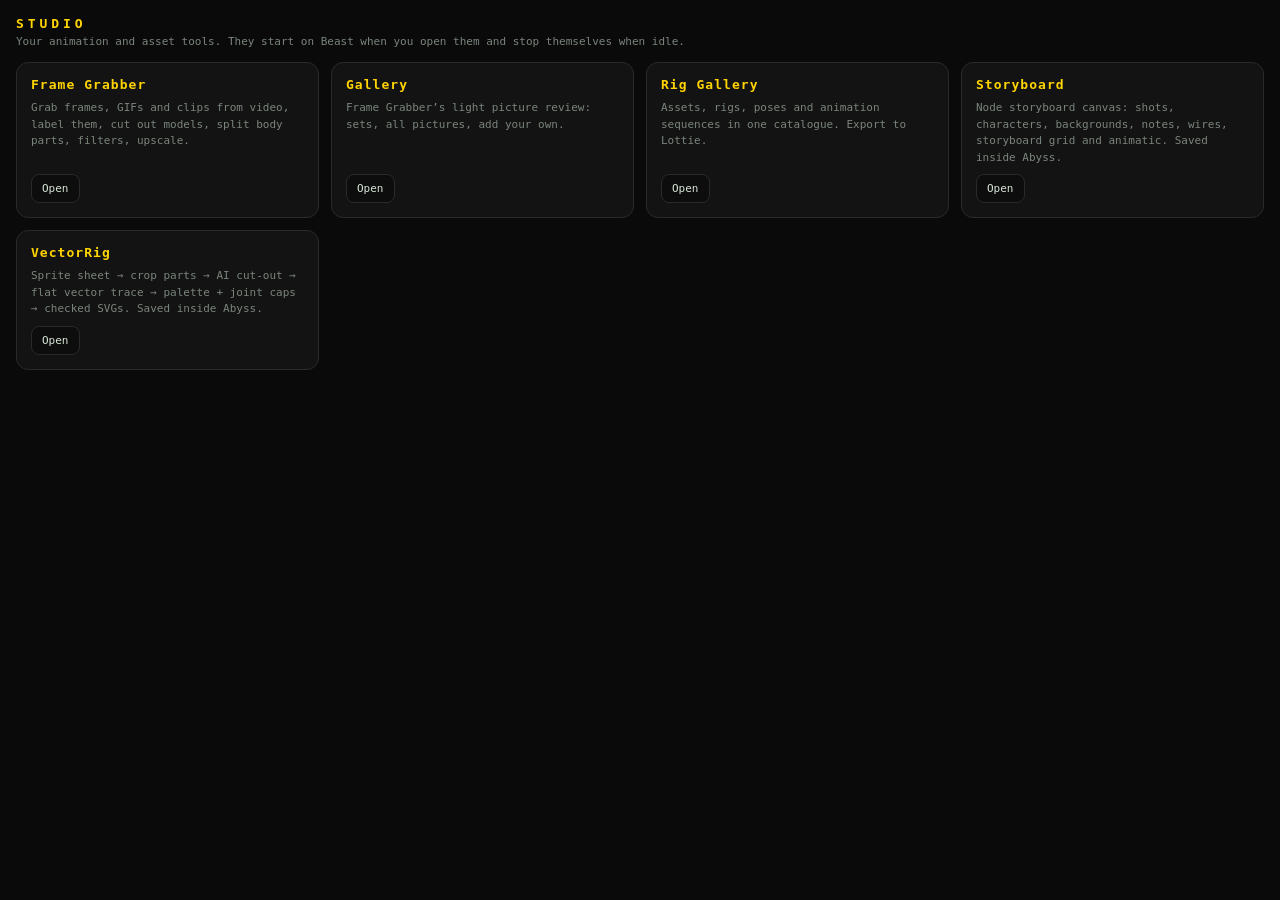
<file: modules/studio/web/index.html>
<!doctype html>
<html lang="en"><head><meta charset="utf-8"><meta name="viewport" content="width=device-width,initial-scale=1">
<title>Studio</title>
<style>
:root{--bg:#0a0a0a;--card:#131313;--line:#2a2a2a;--ink:#d8e6d8;--dim:#7a857c;--acc:#ffd400}
*{box-sizing:border-box}html,body{margin:0;height:100%;background:var(--bg);color:var(--ink);font-family:'JetBrains Mono','DejaVu Sans Mono',monospace}
#home{padding:16px}h1{font-size:13px;letter-spacing:.3em;color:var(--acc);margin:0 0 4px}.sub{font-size:11px;color:var(--dim);margin:0 0 14px}
#tools{display:grid;grid-template-columns:repeat(auto-fill,minmax(250px,1fr));gap:12px}
.t{background:var(--card);border:1px solid var(--line);border-radius:12px;padding:14px;display:flex;flex-direction:column;gap:8px}
.t h2{margin:0;font-size:13px;color:var(--acc);letter-spacing:.08em}.t p{margin:0;font-size:11px;line-height:1.5;color:var(--dim);flex:1}
.t .row{display:flex;gap:6px;flex-wrap:wrap}
button{font:inherit;font-size:11px;padding:7px 10px;border-radius:8px;border:1px solid var(--line);background:#0d0d0d;color:var(--ink);cursor:pointer}
button:hover{border-color:var(--acc);color:var(--acc)}.soon{opacity:.45}
#app{display:none;height:100%;flex-direction:column}#bar{display:flex;gap:8px;align-items:center;padding:6px 10px;border-bottom:1px solid var(--line)}
#bar span{font-size:11px;color:var(--acc);letter-spacing:.2em;flex:1}#frame{flex:1;border:0;width:100%;background:#000}
#msg{font-size:12px;color:#ff7a7a;min-height:1.2em;margin-top:10px}
</style></head><body>
<section id="home">
  <h1>STUDIO</h1><p class="sub">Your animation and asset tools. They start on Beast when you open them and stop themselves when idle.</p>
  <div id="tools"></div><div id="msg"></div>
</section>
<section id="app"><div id="bar"><button id="back">← Studio</button><span id="title"></span><button id="pop">Open in own window</button></div><iframe id="frame" allow="clipboard-write; fullscreen"></iframe></section>
<script>
(function(){
  var TOOLS=[
    {id:'framegrabber',view:'grabber',name:'Frame Grabber',text:'Grab frames, GIFs and clips from video, label them, cut out models, split body parts, filters, upscale.'},
    {id:'framegrabber',view:'gallery',name:'Gallery',text:'Frame Grabber’s light picture review: sets, all pictures, add your own.'},
    {id:'riggallery',view:'',name:'Rig Gallery',text:'Assets, rigs, poses and animation sequences in one catalogue. Export to Lottie.'},
    {id:'storyboard',name:'Storyboard',text:'Node storyboard canvas: shots, characters, backgrounds, notes, wires, storyboard grid and animatic. Saved inside Abyss.',link:'/m/storyboard/'},
    {id:'vectorrig',name:'VectorRig',text:'Sprite sheet → crop parts → AI cut-out → flat vector trace → palette + joint caps → checked SVGs. Saved inside Abyss.',link:'/m/vectorrig/'}
  ];
  var cur=null;
  function $(i){return document.getElementById(i)}
  function el(t,c,x){var e=document.createElement(t);if(c)e.className=c;if(x!=null)e.textContent=x;return e}
  TOOLS.forEach(function(t){
    var c=el('div','t'+(t.soon?' soon':''));c.appendChild(el('h2',null,t.name));c.appendChild(el('p',null,t.text));
    var r=el('div','row');var b=el('button',null,t.soon?'Coming':'Open');
    if(t.link)b.onclick=function(){cur=t.link;$('title').textContent=t.name.toUpperCase();$('frame').src=t.link;$('home').style.display='none';$('app').style.display='flex'};
    else if(!t.soon)b.onclick=function(){open(t)};r.appendChild(b);c.appendChild(r);$('tools').appendChild(c);
  });
  function open(t){
    $('msg').textContent='Starting '+t.name+'…';
    fetch('/api/studio/open',{method:'POST',credentials:'same-origin',headers:{'Content-Type':'application/json'},body:JSON.stringify({tool:t.id,view:t.view})})
    .then(function(r){return r.json()}).then(function(j){
      if(!j.ok){$('msg').textContent=j.error;return}
      cur=(j.result||j).url;$('msg').textContent='';$('title').textContent=t.name.toUpperCase();
      $('frame').src=cur;$('home').style.display='none';$('app').style.display='flex';
    }).catch(function(){$('msg').textContent='Beast OS did not answer'});
  }
  $('back').onclick=function(){$('frame').src='about:blank';$('app').style.display='none';$('home').style.display='block'};
  $('pop').onclick=function(){if(cur)window.open(cur,'_blank')};
})();
</script></body></html>
</file>
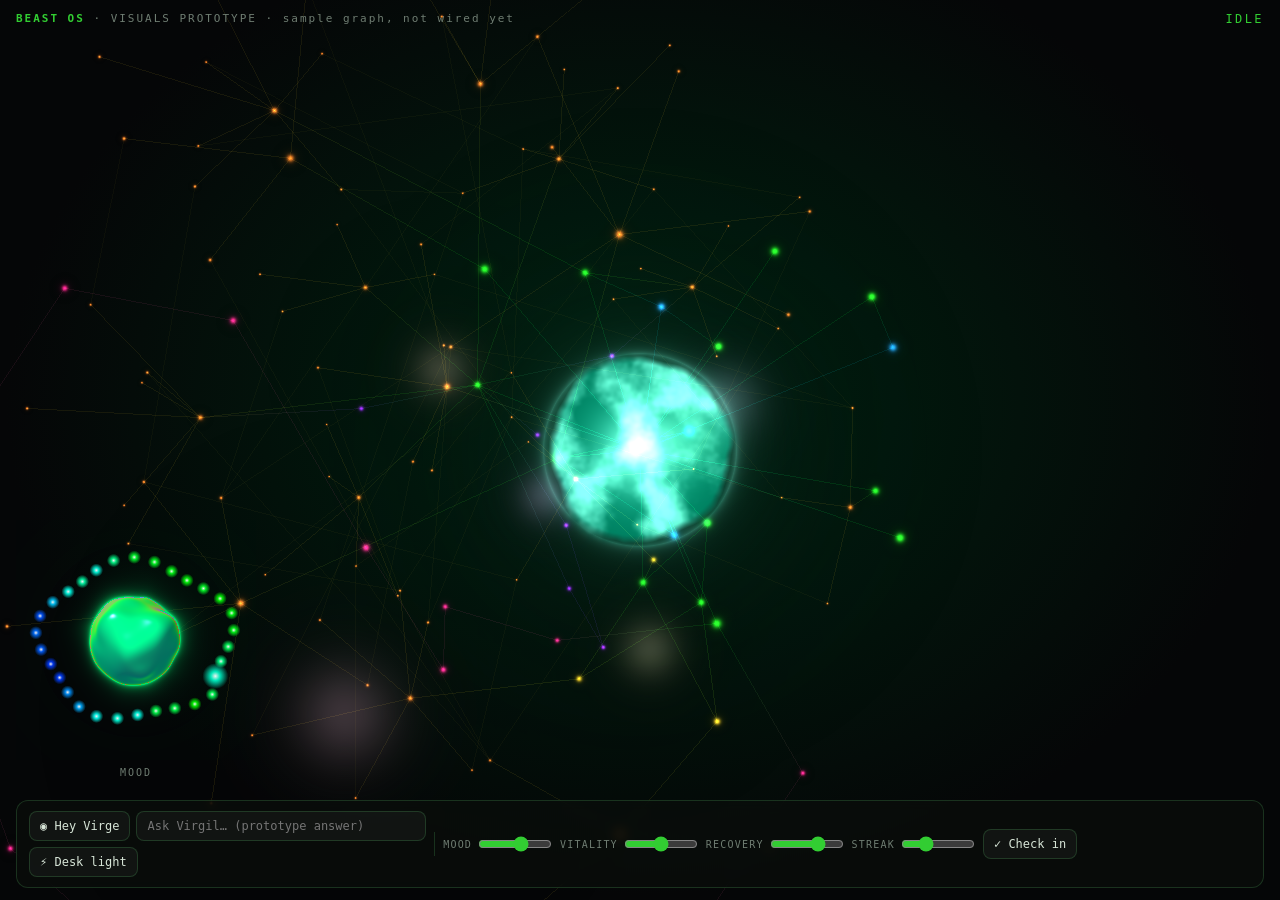
<file: frontend/public/modules/visuals/proto.html>
<!doctype html>
<html lang="en">
<head>
<meta charset="utf-8">
<meta name="viewport" content="width=device-width, initial-scale=1">
<title>Beast OS Visuals</title>
<style>
  :root {
    --bg: #050607;
    --ink: #d8e6d8;
    --dim: #6f7d72;
    --accent: #32cd32;
    --panel: rgba(10, 14, 12, 0.72);
    --line: rgba(120, 255, 140, 0.16);
    --mood-a: #0b1a14;
    --mood-b: #050607;
  }
  * { box-sizing: border-box; }
  html, body { margin: 0; height: 100%; background: var(--bg); color: var(--ink);
    font-family: 'JetBrains Mono', 'DejaVu Sans Mono', monospace; overflow: hidden; }
  body { background: radial-gradient(ellipse at 50% 45%, var(--mood-a) 0%, var(--mood-b) 70%); transition: background 1.2s; }
  #brain { position: fixed; inset: 0; width: 100%; height: 100%; display: block; touch-action: none; }
  .tag { position: fixed; top: 12px; left: 16px; font-size: 11px; letter-spacing: .18em; color: var(--dim); pointer-events: none; }
  .tag b { color: var(--accent); font-weight: 600; }
  #state { position: fixed; top: 12px; right: 16px; font-size: 12px; letter-spacing: .2em; color: var(--accent); pointer-events: none; text-transform: uppercase; }
  #blobwrap { position: fixed; left: 16px; bottom: 140px; width: 240px; height: 240px; }
  #blob, #sat { position: absolute; inset: 0; width: 100%; height: 100%; }
  #sat { pointer-events: none; }
  #blobwrap .lbl { position: absolute; left: 0; right: 0; bottom: -18px; text-align: center; font-size: 10px; letter-spacing: .2em; color: var(--dim); }
  #info { position: fixed; right: 16px; top: 44px; width: min(300px, calc(100vw - 32px)); padding: 12px 14px; border: 1px solid var(--line);
    border-radius: 12px; background: var(--panel); font-size: 12px; line-height: 1.5; display: none; backdrop-filter: blur(6px); }
  #info h3 { margin: 0 0 4px; font-size: 13px; color: var(--accent); letter-spacing: .08em; }
  #info .k { color: var(--dim); }
  #reply { position: fixed; left: 50%; transform: translateX(-50%); bottom: 112px; max-width: min(560px, calc(100vw - 32px));
    font-size: 13px; line-height: 1.5; text-align: center; color: var(--ink); text-shadow: 0 0 12px rgba(0,0,0,.9); pointer-events: none; min-height: 1.5em; }
  #hud { position: fixed; left: 16px; right: 16px; bottom: 12px; display: flex; flex-wrap: wrap; gap: 8px; align-items: center;
    padding: 10px 12px; border: 1px solid var(--line); border-radius: 12px; background: var(--panel); backdrop-filter: blur(6px); }
  #hud button, #hud input[type=text] { font: inherit; font-size: 12px; color: var(--ink); background: rgba(255,255,255,.04);
    border: 1px solid var(--line); border-radius: 8px; padding: 7px 10px; cursor: pointer; }
  #hud button:hover { border-color: var(--accent); color: var(--accent); }
  #hud input[type=text] { flex: 1 1 180px; min-width: 120px; cursor: text; }
  #hud .grp { display: flex; gap: 6px; align-items: center; flex-wrap: wrap; }
  #hud label { font-size: 10px; letter-spacing: .12em; color: var(--dim); display: flex; align-items: center; gap: 4px; }
  #hud input[type=range] { width: 74px; accent-color: var(--accent); }
  .sep { width: 1px; height: 24px; background: var(--line); }
  @media (max-width: 720px) {
    #blobwrap { width: 150px; height: 150px; bottom: 210px; }
    #reply { bottom: 210px; }
    .sep { display: none; }
  }
</style>
</head>
<body>
<canvas id="brain"></canvas>
<div class="tag"><b>BEAST OS</b> · VISUALS PROTOTYPE · sample graph, not wired yet</div>
<div id="state">idle</div>
<div id="info"></div>
<div id="reply"></div>
<div id="blobwrap"><canvas id="blob"></canvas><canvas id="sat"></canvas><div class="lbl">MOOD</div></div>
<div id="hud">
  <div class="grp">
    <button id="b-listen" title="Push to talk (uses your mic level)">◉ Hey Virge</button>
    <input id="ask" type="text" placeholder="Ask Virgil… (prototype answer)" autocomplete="off">
    <button id="b-act" title="Fire an action at Home Assistant">⚡ Desk light</button>
  </div>
  <span class="sep"></span>
  <div class="grp">
    <label>MOOD <input id="m-temper" type="range" min="0" max="10" step="0.1" value="6"></label>
    <label>VITALITY <input id="m-vital" type="range" min="0" max="10" step="0.1" value="5"></label>
    <label>RECOVERY <input id="m-recov" type="range" min="0" max="10" step="0.1" value="7"></label>
    <label>STREAK <input id="m-streak" type="range" min="0" max="30" step="1" value="9"></label>
    <button id="b-check">✓ Check in</button>
  </div>
</div>

<script>
(function () {
  'use strict';

  var LITE = /[?&]lite\b/.test(location.search);
  var DPR = Math.min(window.devicePixelRatio || 1, LITE ? 1 : 1.5);
  var $ = function (id) { return document.getElementById(id); };

  // ------------------------------------------------------------------
  // Colour helpers
  // ------------------------------------------------------------------
  function hue2rgb(h) {
    var r = Math.abs(((h * 6 + 0) % 6) - 3) - 1;
    var g = Math.abs(((h * 6 + 4) % 6) - 3) - 1;
    var b = Math.abs(((h * 6 + 2) % 6) - 3) - 1;
    return [Math.min(1, Math.max(0, r)), Math.min(1, Math.max(0, g)), Math.min(1, Math.max(0, b))];
  }
  function rgbCss(c, a) {
    return 'rgba(' + Math.round(c[0] * 255) + ',' + Math.round(c[1] * 255) + ',' + Math.round(c[2] * 255) + ',' + a + ')';
  }
  // mood 0..10 -> hue: low = blue/violet, high = gold/lime
  function moodHue(m) { return 0.70 + (0.22 - 0.70) * (m / 10); }

  // ------------------------------------------------------------------
  // Sample graph (real names; structure stands in until Virgil is wired)
  // ------------------------------------------------------------------
  var CL = {
    core:  { hue: 0.48, anchor: [0, 0, 0] },
    mod:   { hue: 0.33 }, proj: { hue: 0.07 }, mach: { hue: 0.57 },
    abyss: { hue: 0.76 }, mood: { hue: 0.92 }, vent: { hue: 0.13 }
  };
  var nodes = [], edges = [], byName = {};
  function add(label, cl, size, kind) {
    var n = { i: nodes.length, label: label, cl: cl, size: size || 1, kind: kind || cl, glow: 0, src: 0 };
    nodes.push(n); byName[label] = n.i; return n.i;
  }
  function link(a, b, type) {
    a = typeof a === 'string' ? byName[a] : a; b = typeof b === 'string' ? byName[b] : b;
    if (a === undefined || b === undefined || a === b) return;
    edges.push({ a: a, b: b, t: type || 'link' });
  }
  add('VIRGIL', 'core', 3.2, 'assistant');
  ['Overview', 'Arena', 'Ledger', 'Oracle', 'Sanctum', 'Node', 'War Room', 'Home Assistant', 'Jellyfin',
   'Abyss', 'KDE Connect', 'Prompts', 'Mood'].forEach(function (m) { add(m, 'mod', 1.7, 'module'); link('VIRGIL', m); });
  ['Beast', 'the Event', 'Tablet', 'Phone'].forEach(function (m) { add(m, 'mach', 1.6, 'machine'); link('VIRGIL', m); });
  link('Beast', 'Overview'); link('the Event', 'Home Assistant'); link('the Event', 'Jellyfin');
  link('Tablet', 'Overview'); link('Phone', 'KDE Connect');
  ['Digital products', 'Test & Tag', 'Tech deals'].forEach(function (v) { add(v, 'vent', 1.4, 'venture'); link(v, 'Arena'); link(v, 'Ledger'); });
  link('Ledger', 'Oracle'); link('Arena', 'Oracle');
  var projects = {
    'War Room': 'War Room', 'You-BEAST': 'Jellyfin', 'BeastVision': 'Overview', 'Beasts Playground': 'Abyss',
    'Frame Grabber': 'Abyss', 'HushGame': 'Jellyfin', 'Tablet deck': 'Overview', 'Test & Tag app': 'Test & Tag',
    'Character Builder': 'Abyss', 'Lodge': 'VIRGIL', 'Wattle': 'Tech deals', 'SVG Studio': 'Abyss',
    'Vector Rigs': 'Abyss', 'Welding Wizard': 'Digital products', 'Router Playbook': 'Node'
  };
  Object.keys(projects).forEach(function (p) {
    var id = add(p === 'War Room' ? 'War Room (panel)' : p, 'proj', 1.3, 'project');
    link(id, projects[p]);
  });
  ['Pictures', 'Music', 'Videos', 'Documents', 'Desktop'].forEach(function (f) { add(f + ' · Abyss', 'abyss', 1.2, 'vault'); link('Abyss', f + ' · Abyss'); });
  add('Blender (Abyss)', 'abyss', 1.1, 'app'); link('Blender (Abyss)', 'Videos · Abyss'); link('Blender (Abyss)', 'Desktop · Abyss');
  link('Frame Grabber', 'Pictures · Abyss'); link('You-BEAST', 'Music · Abyss');
  var prevMood = null;
  for (var d = 13; d >= 0; d--) {
    var id = add('Check-in −' + d + 'd', 'mood', 0.75, 'check-in');
    link(id, prevMood === null ? 'Mood' : prevMood); prevMood = id;
  }
  link(prevMood, 'Mood');
  // notes under each project, with tangent links (stand-in for model2vec similarity)
  var noteWords = ['idea', 'todo', 'fix', 'spec', 'sketch', 'voice note', 'snippet', 'question'];
  var seed = 7;
  function rnd() { seed = (seed * 16807) % 2147483647; return (seed - 1) / 2147483646; }
  var projIds = nodes.filter(function (n) { return n.cl === 'proj'; }).map(function (n) { return n.i; });
  var noteIds = [];
  projIds.forEach(function (p) {
    var k = 3 + Math.floor(rnd() * 5);
    for (var j = 0; j < k; j++) {
      var id = add(nodes[p].label + ' · ' + noteWords[Math.floor(rnd() * noteWords.length)], 'proj', 0.55, 'note');
      nodes[id].parentProj = p; link(id, p); noteIds.push(id);
    }
  });
  for (var t = 0; t < 46; t++) {
    var a = noteIds[Math.floor(rnd() * noteIds.length)], b = noteIds[Math.floor(rnd() * noteIds.length)];
    if (nodes[a].parentProj !== nodes[b].parentProj) link(a, b, 'tangent');
  }
  var N = nodes.length, E = edges.length;
  var adj = nodes.map(function () { return []; });
  edges.forEach(function (e) { adj[e.a].push(e.b); adj[e.b].push(e.a); });

  // cluster anchors spread on a sphere
  var clKeys = ['mod', 'proj', 'mach', 'abyss', 'mood', 'vent'];
  clKeys.forEach(function (k, i) {
    var phi = Math.acos(1 - 2 * (i + 0.5) / clKeys.length), th = Math.PI * (1 + Math.sqrt(5)) * i;
    CL[k].anchor = [Math.cos(th) * Math.sin(phi) * 70, Math.cos(phi) * 50, Math.sin(th) * Math.sin(phi) * 70];
  });
  nodes.forEach(function (n) { n.rgb = hue2rgb(CL[n.cl].hue); });

  // ------------------------------------------------------------------
  // Force layout in a Web Worker (UI never stutters)
  // ------------------------------------------------------------------
  var pos = new Float32Array(N * 3);
  var workerSrc = '(' + function () {
    var P, V, ed, an, n, alpha = 1;
    onmessage = function (m) {
      var d = m.data; n = d.n; ed = d.edges; an = d.anchors;
      P = new Float32Array(d.init); V = new Float32Array(n * 3);
      for (var w = 0; w < 160; w++) tick();
      loop();
    };
    function tick() {
      var i, j, k;
      for (i = 0; i < n; i++) {
        var ix = i * 3;
        for (j = i + 1; j < n; j++) {
          var jx = j * 3, dx = P[ix] - P[jx], dy = P[ix + 1] - P[jx + 1], dz = P[ix + 2] - P[jx + 2];
          var d2 = dx * dx + dy * dy + dz * dz + 0.5;
          if (d2 > 6400) continue;
          var f = 22 / d2;
          V[ix] += dx * f; V[ix + 1] += dy * f; V[ix + 2] += dz * f;
          V[jx] -= dx * f; V[jx + 1] -= dy * f; V[jx + 2] -= dz * f;
        }
      }
      for (k = 0; k < ed.length; k += 3) {
        var a = ed[k] * 3, b = ed[k + 1] * 3, rest = ed[k + 2] ? 26 : 9, ks = ed[k + 2] ? 0.003 : 0.035;
        var ex = P[b] - P[a], ey = P[b + 1] - P[a + 1], ez = P[b + 2] - P[a + 2];
        var len = Math.sqrt(ex * ex + ey * ey + ez * ez) + 1e-3, s = (len - rest) / len * ks;
        V[a] += ex * s; V[a + 1] += ey * s; V[a + 2] += ez * s;
        V[b] -= ex * s; V[b + 1] -= ey * s; V[b + 2] -= ez * s;
      }
      for (i = 1; i < n; i++) {
        var ix2 = i * 3, A = an[i];
        V[ix2] += (A[0] - P[ix2]) * 0.007; V[ix2 + 1] += (A[1] - P[ix2 + 1]) * 0.007; V[ix2 + 2] += (A[2] - P[ix2 + 2]) * 0.007;
        V[ix2] *= 0.82; V[ix2 + 1] *= 0.82; V[ix2 + 2] *= 0.82;
        P[ix2] += V[ix2] * alpha; P[ix2 + 1] += V[ix2 + 1] * alpha; P[ix2 + 2] += V[ix2 + 2] * alpha;
      }
      P[0] = P[1] = P[2] = 0;
      alpha = Math.max(0.03, alpha * 0.99);
    }
    function loop() {
      tick();
      postMessage(P);
      setTimeout(loop, alpha > 0.05 ? 33 : 120);
    }
  } + ')()';
  var worker = new Worker(URL.createObjectURL(new Blob([workerSrc], { type: 'text/javascript' })));
  var edgeFlat = [];
  edges.forEach(function (e) { edgeFlat.push(e.a, e.b, e.t === 'tangent' ? 1 : 0); });
  worker.onmessage = function (m) { pos.set(m.data); };
  nodes.forEach(function (n, i) {
    var A = CL[n.cl].anchor, j = i ? 22 : 0;
    pos[i * 3] = A[0] + (rnd() - 0.5) * j; pos[i * 3 + 1] = A[1] + (rnd() - 0.5) * j; pos[i * 3 + 2] = A[2] + (rnd() - 0.5) * j;
  });
  worker.postMessage({ n: N, edges: edgeFlat, init: pos, anchors: nodes.map(function (n) { return CL[n.cl].anchor; }) });

  // ------------------------------------------------------------------
  // Shared state: camera, Virgil state machine, mood
  // ------------------------------------------------------------------
  var cam = { yaw: 0.4, pitch: -0.25, dist: 300, autospin: 1 };
  var V = { state: 'idle', level: 0, ring: 0, think: 0, speak: 0, act: 0, t0: 0 };
  var mood = { temper: 6, vital: 5, recov: 7, streak: 9 };
  var moodNow = { hue: moodHue(6), wob: 0.5, smooth: 0.7, size: 0.85 };
  var moodVel = { hue: 0, wob: 0, smooth: 0, size: 0 };
  var pulses = [];
  var lastInteract = performance.now();
  var micAnalyser = null, micBuf = null;

  function setState(s) {
    V.state = s; V.t0 = performance.now();
    $('state').textContent = s === 'idle' ? 'idle' : s + ' …';
  }

  function moodTarget() {
    return {
      hue: moodHue(mood.temper),
      wob: mood.vital / 10,
      smooth: mood.recov / 10,
      size: 0.7 + Math.min(mood.streak, 30) / 30 * 0.35
    };
  }
  function applyAmbient() {
    var c = hue2rgb(moodNow.hue);
    document.documentElement.style.setProperty('--mood-a', rgbCss([c[0] * 0.14, c[1] * 0.14, c[2] * 0.14], 1));
  }

  // ------------------------------------------------------------------
  // Projection (shared by renderers + picking)
  // ------------------------------------------------------------------
  var W = 1, H = 1;
  function project(x, y, z, out) {
    var cy = Math.cos(cam.yaw), sy = Math.sin(cam.yaw), cx = Math.cos(cam.pitch), sx = Math.sin(cam.pitch);
    var x1 = cy * x + sy * z, z1 = -sy * x + cy * z;
    var y2 = cx * y - sx * z1, z2 = sx * y + cx * z1;
    var depth = cam.dist - z2;
    var f = Math.min(W, H) * 1.25 / depth;
    out[0] = W / 2 + x1 * f; out[1] = H / 2 - y2 * f; out[2] = depth; out[3] = f;
    return out;
  }

  // ------------------------------------------------------------------
  // Virgil behaviours
  // ------------------------------------------------------------------
  function firePulse(from, to, delay, hue, onArrive) {
    pulses.push({ a: from, b: to, start: performance.now() + (delay || 0), dur: 520, hue: hue, cb: onArrive });
  }
  function retrievalPath(query) {
    // prototype: walk the graph from a node whose label matches the query, else a hub
    var words = (query || '').toLowerCase().split(/[^a-z0-9&]+/).filter(function (w) { return w.length > 3; });
    var startN = -1;
    for (var i = 1; i < N && startN < 0; i++) {
      var lab = nodes[i].label.toLowerCase();
      for (var w = 0; w < words.length; w++) if (lab.indexOf(words[w]) >= 0) { startN = i; break; }
    }
    if (startN < 0) startN = byName['Arena'];
    var path = [0], seen = {}; seen[0] = 1;
    var cur = startN; path.push(cur); seen[cur] = 1;
    for (var s = 0; s < 5; s++) {
      var nb = adj[cur].filter(function (x) { return !seen[x]; });
      if (!nb.length) break;
      cur = nb[Math.floor(Math.random() * nb.length)]; path.push(cur); seen[cur] = 1;
    }
    return path;
  }
  var REPLIES = [
    'Pulled what I know. Wired to Hermes soon, so this answer is a placeholder.',
    'Found it across your projects and the Ledger. The real answer lands when Hermes is live.',
    'Here is what your second brain links to that. Prototype voice only for now.'
  ];
  function ask(text) {
    if (!text) return;
    lastInteract = performance.now();
    setState('thinking');
    $('reply').textContent = '';
    nodes.forEach(function (n) { n.src = 0; });
    var path = retrievalPath(text), step = 0;
    function next() {
      if (step >= path.length - 1) { setTimeout(speak, 200); return; }
      var a = path[step], b = path[step + 1]; step++;
      firePulse(a, b, 0, 0.48, function () { nodes[b].glow = 1.4; nodes[b].src = 1; next(); });
    }
    next();
  }
  function speak() {
    setState('speaking');
    var msg = REPLIES[Math.floor(Math.random() * REPLIES.length)], i = 0;
    var typer = setInterval(function () {
      i += 2; $('reply').textContent = msg.slice(0, i);
      if (i >= msg.length) { clearInterval(typer); setTimeout(function () { setState('idle'); nodes.forEach(function (n) { n.src = 0; }); }, 1400); }
    }, 38);
  }
  function act(targetLabel) {
    lastInteract = performance.now();
    setState('acting');
    var t = byName[targetLabel];
    var hop = byName['the Event'];
    firePulse(0, hop, 0, 0.13, function () {
      nodes[hop].glow = 1;
      firePulse(hop, t, 0, 0.13, function () {
        nodes[t].glow = 2.2;
        $('reply').textContent = 'Desk light on. (Demo; Home Assistant gets wired in the kernel.)';
        setTimeout(function () { setState('idle'); $('reply').textContent = ''; }, 1600);
      });
    });
  }
  function listen() {
    lastInteract = performance.now();
    if (V.state === 'listening') { setState('idle'); return; }
    setState('listening');
    if (!micAnalyser && navigator.mediaDevices && navigator.mediaDevices.getUserMedia) {
      navigator.mediaDevices.getUserMedia({ audio: true }).then(function (stream) {
        var ac = new (window.AudioContext || window.webkitAudioContext)();
        var src = ac.createMediaStreamSource(stream);
        micAnalyser = ac.createAnalyser(); micAnalyser.fftSize = 512;
        micBuf = new Uint8Array(micAnalyser.fftSize); src.connect(micAnalyser);
      }).catch(function () { micAnalyser = null; });
    }
    setTimeout(function () { if (V.state === 'listening') ask('what did I note about the Arena'); }, 5200);
  }
  function micLevel(now) {
    if (micAnalyser) {
      micAnalyser.getByteTimeDomainData(micBuf);
      var s = 0; for (var i = 0; i < micBuf.length; i++) { var v = (micBuf[i] - 128) / 128; s += v * v; }
      return Math.min(1, Math.sqrt(s / micBuf.length) * 5);
    }
    return 0.25 + 0.25 * Math.sin(now / 130) * Math.sin(now / 370);   // simulated if mic unavailable
  }
  function speechEnvelope(now) {   // stand-in for Piper's real audio envelope
    var syl = Math.max(0, Math.sin(now / 95)) * (0.6 + 0.4 * Math.sin(now / 41));
    var gap = Math.sin(now / 900) > -0.6 ? 1 : 0.1;
    return syl * gap;
  }

  // ------------------------------------------------------------------
  // WebGL helpers
  // ------------------------------------------------------------------
  function compile(gl, vs, fs) {
    function sh(type, src) {
      var s = gl.createShader(type); gl.shaderSource(s, src); gl.compileShader(s);
      if (!gl.getShaderParameter(s, gl.COMPILE_STATUS)) throw new Error(gl.getShaderInfoLog(s));
      return s;
    }
    var p = gl.createProgram();
    gl.attachShader(p, sh(gl.VERTEX_SHADER, vs)); gl.attachShader(p, sh(gl.FRAGMENT_SHADER, fs));
    gl.linkProgram(p);
    if (!gl.getProgramParameter(p, gl.LINK_STATUS)) throw new Error(gl.getProgramInfoLog(p));
    var u = {}, n = gl.getProgramParameter(p, gl.ACTIVE_UNIFORMS);
    for (var i = 0; i < n; i++) { var info = gl.getActiveUniform(p, i); u[info.name] = gl.getUniformLocation(p, info.name); }
    return { p: p, u: u };
  }
  var NOISE = [
    'vec3 mod289(vec3 x){return x-floor(x*(1.0/289.0))*289.0;}',
    'vec4 mod289(vec4 x){return x-floor(x*(1.0/289.0))*289.0;}',
    'vec4 permute(vec4 x){return mod289(((x*34.0)+10.0)*x);}',
    'vec4 taylorInvSqrt(vec4 r){return 1.79284291400159-0.85373472095314*r;}',
    'float snoise(vec3 v){const vec2 C=vec2(1.0/6.0,1.0/3.0);const vec4 D=vec4(0.0,0.5,1.0,2.0);',
    'vec3 i=floor(v+dot(v,C.yyy));vec3 x0=v-i+dot(i,C.xxx);vec3 g=step(x0.yzx,x0.xyz);vec3 l=1.0-g;',
    'vec3 i1=min(g.xyz,l.zxy);vec3 i2=max(g.xyz,l.zxy);vec3 x1=x0-i1+C.xxx;vec3 x2=x0-i2+C.yyy;vec3 x3=x0-D.yyy;',
    'i=mod289(i);vec4 p=permute(permute(permute(i.z+vec4(0.0,i1.z,i2.z,1.0))+i.y+vec4(0.0,i1.y,i2.y,1.0))+i.x+vec4(0.0,i1.x,i2.x,1.0));',
    'float n_=0.142857142857;vec3 ns=n_*D.wyz-D.xzx;vec4 j=p-49.0*floor(p*ns.z*ns.z);vec4 x_=floor(j*ns.z);vec4 y_=floor(j-7.0*x_);',
    'vec4 x=x_*ns.x+ns.yyyy;vec4 y=y_*ns.x+ns.yyyy;vec4 h=1.0-abs(x)-abs(y);vec4 b0=vec4(x.xy,y.xy);vec4 b1=vec4(x.zw,y.zw);',
    'vec4 s0=floor(b0)*2.0+1.0;vec4 s1=floor(b1)*2.0+1.0;vec4 sh=-step(h,vec4(0.0));',
    'vec4 a0=b0.xzyw+s0.xzyw*sh.xxyy;vec4 a1=b1.xzyw+s1.xzyw*sh.zzww;',
    'vec3 p0=vec3(a0.xy,h.x);vec3 p1=vec3(a0.zw,h.y);vec3 p2=vec3(a1.xy,h.z);vec3 p3=vec3(a1.zw,h.w);',
    'vec4 norm=taylorInvSqrt(vec4(dot(p0,p0),dot(p1,p1),dot(p2,p2),dot(p3,p3)));p0*=norm.x;p1*=norm.y;p2*=norm.z;p3*=norm.w;',
    'vec4 m=max(0.5-vec4(dot(x0,x0),dot(x1,x1),dot(x2,x2),dot(x3,x3)),0.0);m=m*m;',
    'return 105.0*dot(m*m,vec4(dot(p0,x0),dot(p1,x1),dot(p2,x2),dot(p3,x3)));}',
    'vec3 hue(float h){return clamp(abs(mod(h*6.0+vec3(0.0,4.0,2.0),6.0)-3.0)-1.0,0.0,1.0);}'
  ].join('\n');

  // ------------------------------------------------------------------
  // Brain renderer (WebGL2): neurons, filaments, pulses, nebula, Virgil core
  // ------------------------------------------------------------------
  function BrainGL(canvas) {
    var gl = canvas.getContext('webgl2', { antialias: false, premultipliedAlpha: true, alpha: true });
    if (!gl) return null;
    var PROJ = [
      'uniform vec2 u_rot; uniform float u_dist; uniform vec2 u_view;',
      'vec4 proj(vec3 p, out float f){',
      ' float cy=cos(u_rot.x), sy=sin(u_rot.x), cx=cos(u_rot.y), sx=sin(u_rot.y);',
      ' vec3 q=vec3(cy*p.x+sy*p.z, p.y, -sy*p.x+cy*p.z);',
      ' vec3 r=vec3(q.x, cx*q.y-sx*q.z, sx*q.y+cx*q.z);',
      ' float depth=u_dist-r.z; f=min(u_view.x,u_view.y)*1.25/depth;',
      ' vec2 s=vec2(r.x*f, r.y*f)/(u_view*0.5);',
      ' return vec4(s, 0.0, 1.0);}'
    ].join('\n');
    var pts = compile(gl,
      '#version 300 es\nin vec3 a_pos; in vec3 a_col; in float a_size; in float a_glow;\n' + PROJ +
      '\nuniform float u_px; out vec3 v_col; out float v_glow;\n' +
      'void main(){ float f; gl_Position=proj(a_pos,f); v_col=a_col; v_glow=a_glow;\n' +
      ' gl_PointSize=a_size*(1.0+a_glow*0.9)*f*u_px*6.5; }',
      '#version 300 es\nprecision mediump float; in vec3 v_col; in float v_glow; out vec4 o;\n' +
      'void main(){ vec2 d=gl_PointCoord*2.0-1.0; float r2=dot(d,d); if(r2>1.0) discard;\n' +
      ' float core=exp(-r2*22.0); float halo=exp(-r2*3.2)*0.32;\n' +
      ' float a=(core+halo)*(0.5+v_glow*0.8);\n' +
      ' vec3 c=v_col*(halo*1.4+core)+vec3(1.0)*core*(0.25+v_glow*0.55);\n' +
      ' o=vec4(c*a, a*0.5); }');
    var lines = compile(gl,
      '#version 300 es\nin vec3 a_pos; in vec4 a_col;\n' + PROJ +
      '\nout vec4 v_col; void main(){ float f; gl_Position=proj(a_pos,f); v_col=a_col; }',
      '#version 300 es\nprecision mediump float; in vec4 v_col; out vec4 o; void main(){ o=vec4(v_col.rgb*v_col.a, v_col.a); }');
    var orb = compile(gl,
      '#version 300 es\nin vec2 a_q; uniform vec2 u_view; uniform float u_size; out vec2 v_uv;\n' +
      'void main(){ v_uv=a_q; gl_Position=vec4(a_q*u_size/(u_view*0.5),0.0,1.0); }',
      '#version 300 es\nprecision highp float; in vec2 v_uv; out vec4 o;\n' +
      'uniform float u_t, u_level, u_ring, u_think, u_speak, u_act, u_hue;\n' + NOISE + '\n' +
      'float fbm(vec3 p){ float s=0.0, a=0.5; for(int i=0;i<4;i++){ s+=a*snoise(p); p*=2.03; a*=0.5; } return s; }\n' +
      'void main(){ vec2 uv=v_uv; float r=length(uv); float an=atan(uv.y,uv.x); float t=u_t;\n' +
      ' float spin=t*(0.25+u_think*1.6);\n' +
      ' float breath=0.015*sin(t*1.2);\n' +
      ' float R=0.26+breath+u_speak*0.07+u_think*0.015;\n' +
      ' float n=fbm(vec3(uv*2.4, t*0.22+u_think*t*0.4));\n' +
      ' vec3 base=hue(u_hue); vec3 hot=mix(base, vec3(1.0), 0.55);\n' +
      ' float body=smoothstep(R+0.015, R-0.03, r+n*0.035);\n' +
      ' float sw=fbm(vec3(cos(an+spin)*r*4.0, sin(an+spin)*r*4.0, t*0.3));\n' +
      ' vec3 inner=mix(base*0.35, hot, smoothstep(-0.3,0.6,sw)) + vec3(1.0)*pow(max(0.0,1.0-r/R),3.0)*0.9;\n' +
      ' float rim=0.022/(abs(r-R)+0.022);\n' +
      ' float glow=exp(-r*3.2)*(0.35+u_level*0.6+u_think*0.5+u_speak*0.8);\n' +
      ' float rr=0.47+0.035*u_level*sin(an*7.0+t*5.0)+0.02*snoise(vec3(cos(an)*2.0,sin(an)*2.0,t*1.5))*u_level;\n' +
      ' float ring=u_ring*(smoothstep(0.012,0.0,abs(r-rr))*0.9 + 0.012/(abs(r-rr)+0.012)*0.25);\n' +
      ' float orbit=0.0; for(int k=0;k<3;k++){ float fk=float(k); float ang=an-spin*(1.0+fk*0.6)-fk*2.1;\n' +
      '   float rad=0.36+fk*0.05; float arc=smoothstep(0.75,1.0,cos(ang)); orbit+=arc*smoothstep(0.008,0.0,abs(r-rad)); }\n' +
      ' orbit*=u_think;\n' +
      ' float shock=u_act*smoothstep(0.02,0.0,abs(r-(0.3+(1.0-u_act)*0.6)));\n' +
      ' vec3 c=inner*body + hot*rim*0.55*(1.0-body) + base*glow + hot*(ring+orbit) + vec3(1.0,0.85,0.4)*shock;\n' +
      ' float a=clamp(max(body, (rim*0.4+glow+ring+orbit+shock)*(1.0-smoothstep(0.85,1.0,r))),0.0,1.0);\n' +
      ' o=vec4(c*a, a); }');

    var bPos = gl.createBuffer(), bCol = gl.createBuffer(), bSize = gl.createBuffer(), bGlow = gl.createBuffer();
    var lPos = gl.createBuffer(), lCol = gl.createBuffer(), qBuf = gl.createBuffer();
    var vaoP = gl.createVertexArray(), vaoL = gl.createVertexArray(), vaoQ = gl.createVertexArray();
    var maxPts = N + 64 + 8;
    var colArr = new Float32Array(maxPts * 3), sizeArr = new Float32Array(maxPts), glowArr = new Float32Array(maxPts), posArr = new Float32Array(maxPts * 3);
    var lpos = new Float32Array(E * 6), lcol = new Float32Array(E * 8);

    function attr(prog, name, buf, size) {
      var loc = gl.getAttribLocation(prog.p, name);
      gl.bindBuffer(gl.ARRAY_BUFFER, buf); gl.enableVertexAttribArray(loc);
      gl.vertexAttribPointer(loc, size, gl.FLOAT, false, 0, 0);
    }
    gl.bindVertexArray(vaoP);
    gl.bindBuffer(gl.ARRAY_BUFFER, bPos); gl.bufferData(gl.ARRAY_BUFFER, posArr.byteLength, gl.DYNAMIC_DRAW); attr(pts, 'a_pos', bPos, 3);
    gl.bindBuffer(gl.ARRAY_BUFFER, bCol); gl.bufferData(gl.ARRAY_BUFFER, colArr.byteLength, gl.DYNAMIC_DRAW); attr(pts, 'a_col', bCol, 3);
    gl.bindBuffer(gl.ARRAY_BUFFER, bSize); gl.bufferData(gl.ARRAY_BUFFER, sizeArr.byteLength, gl.DYNAMIC_DRAW); attr(pts, 'a_size', bSize, 1);
    gl.bindBuffer(gl.ARRAY_BUFFER, bGlow); gl.bufferData(gl.ARRAY_BUFFER, glowArr.byteLength, gl.DYNAMIC_DRAW); attr(pts, 'a_glow', bGlow, 1);
    gl.bindVertexArray(vaoL);
    gl.bindBuffer(gl.ARRAY_BUFFER, lPos); gl.bufferData(gl.ARRAY_BUFFER, lpos.byteLength, gl.DYNAMIC_DRAW); attr(lines, 'a_pos', lPos, 3);
    gl.bindBuffer(gl.ARRAY_BUFFER, lCol); gl.bufferData(gl.ARRAY_BUFFER, lcol.byteLength, gl.DYNAMIC_DRAW); attr(lines, 'a_col', lCol, 4);
    gl.bindVertexArray(vaoQ);
    gl.bindBuffer(gl.ARRAY_BUFFER, qBuf); gl.bufferData(gl.ARRAY_BUFFER, new Float32Array([-1, -1, 1, -1, -1, 1, 1, 1]), gl.STATIC_DRAW); attr(orb, 'a_q', qBuf, 2);
    gl.bindVertexArray(null);

    function common(prog, w, h) {
      gl.uniform2f(prog.u.u_rot, cam.yaw, cam.pitch);
      gl.uniform1f(prog.u.u_dist, cam.dist);
      gl.uniform2f(prog.u.u_view, w, h);
    }

    return function draw(now, w, h) {
      gl.viewport(0, 0, canvas.width, canvas.height);
      gl.clearColor(0, 0, 0, 0); gl.clear(gl.COLOR_BUFFER_BIT);
      gl.enable(gl.BLEND); gl.blendFunc(gl.ONE, gl.ONE);
      var tint = hue2rgb(moodNow.hue);

      // filaments
      var srcLit = V.state === 'speaking' || V.state === 'thinking';
      for (var k = 0; k < E; k++) {
        var e = edges[k], A = e.a * 3, B = e.b * 3;
        lpos[k * 6] = pos[A]; lpos[k * 6 + 1] = pos[A + 1]; lpos[k * 6 + 2] = pos[A + 2];
        lpos[k * 6 + 3] = pos[B]; lpos[k * 6 + 4] = pos[B + 1]; lpos[k * 6 + 5] = pos[B + 2];
        var na = nodes[e.a], nb = nodes[e.b];
        var lit = (na.src && nb.src && srcLit) ? 0.55 : 0;
        var al = (e.t === 'tangent' ? 0.05 : 0.11) + (na.glow + nb.glow) * 0.06 + lit;
        for (var s2 = 0; s2 < 2; s2++) {
          var c = (s2 ? nb : na).rgb, o2 = k * 8 + s2 * 4;
          lcol[o2] = c[0] * 0.7 + tint[0] * 0.3; lcol[o2 + 1] = c[1] * 0.7 + tint[1] * 0.3; lcol[o2 + 2] = c[2] * 0.7 + tint[2] * 0.3; lcol[o2 + 3] = Math.min(0.8, al);
        }
      }
      gl.useProgram(lines.p); common(lines, w, h);
      gl.bindVertexArray(vaoL);
      gl.bindBuffer(gl.ARRAY_BUFFER, lPos); gl.bufferSubData(gl.ARRAY_BUFFER, 0, lpos);
      gl.bindBuffer(gl.ARRAY_BUFFER, lCol); gl.bufferSubData(gl.ARRAY_BUFFER, 0, lcol);
      gl.drawArrays(gl.LINES, 0, E * 2);

      // neurons + nebula + pulses (one point batch)
      var count = 0;
      function push(x, y, z, c, size, glow) {
        posArr[count * 3] = x; posArr[count * 3 + 1] = y; posArr[count * 3 + 2] = z;
        colArr[count * 3] = c[0]; colArr[count * 3 + 1] = c[1]; colArr[count * 3 + 2] = c[2];
        sizeArr[count] = size; glowArr[count] = glow; count++;
      }
      // nebula fog: one big faint sprite per cluster centroid
      clKeys.forEach(function (key) {
        var sx = 0, sy = 0, sz = 0, m = 0;
        for (var i = 0; i < N; i++) if (nodes[i].cl === key) { sx += pos[i * 3]; sy += pos[i * 3 + 1]; sz += pos[i * 3 + 2]; m++; }
        if (!m) return;
        var c = hue2rgb(CL[key].hue);
        push(sx / m, sy / m, sz / m, [c[0] * 0.06, c[1] * 0.06, c[2] * 0.06], 16, 0);
      });
      for (var i = 1; i < N; i++) {
        var n = nodes[i];
        var g = n.glow + (n.src && srcLit ? 0.6 : 0);
        if (V.state === 'listening') {
          var dx = pos[i * 3], dy = pos[i * 3 + 1], dz = pos[i * 3 + 2];
          var near = Math.max(0, 1 - Math.sqrt(dx * dx + dy * dy + dz * dz) / 70);
          g += near * V.level * 0.9;
        }
        g += 0.08 * Math.sin(now / 900 + i * 1.7);   // living shimmer
        push(pos[i * 3], pos[i * 3 + 1], pos[i * 3 + 2], n.rgb, n.size, Math.max(0, g));
      }
      // pulses with short trails
      for (var p = 0; p < pulses.length; p++) {
        var pl = pulses[p], u = (now - pl.start) / pl.dur;
        if (u < 0 || u > 1) continue;
        var pc = hue2rgb(pl.hue);
        for (var tr = 0; tr < 4; tr++) {
          var uu = Math.max(0, u - tr * 0.05);
          var a3 = pl.a * 3, b3 = pl.b * 3;
          push(pos[a3] + (pos[b3] - pos[a3]) * uu, pos[a3 + 1] + (pos[b3 + 1] - pos[a3 + 1]) * uu, pos[a3 + 2] + (pos[b3 + 2] - pos[a3 + 2]) * uu,
               [pc[0] * 0.6 + 0.4, pc[1] * 0.6 + 0.4, pc[2] * 0.6 + 0.4], 1.4 - tr * 0.28, 1.6 - tr * 0.35);
        }
      }
      gl.useProgram(pts.p); common(pts, w, h);
      gl.uniform1f(pts.u.u_px, DPR);
      gl.bindVertexArray(vaoP);
      gl.bindBuffer(gl.ARRAY_BUFFER, bPos); gl.bufferSubData(gl.ARRAY_BUFFER, 0, posArr, 0, count * 3);
      gl.bindBuffer(gl.ARRAY_BUFFER, bCol); gl.bufferSubData(gl.ARRAY_BUFFER, 0, colArr, 0, count * 3);
      gl.bindBuffer(gl.ARRAY_BUFFER, bSize); gl.bufferSubData(gl.ARRAY_BUFFER, 0, sizeArr, 0, count);
      gl.bindBuffer(gl.ARRAY_BUFFER, bGlow); gl.bufferSubData(gl.ARRAY_BUFFER, 0, glowArr, 0, count);
      gl.drawArrays(gl.POINTS, 0, count);

      // Virgil core orb, screen-space at the brain's centre
      gl.useProgram(orb.p);
      gl.uniform2f(orb.u.u_view, w, h);
      gl.uniform1f(orb.u.u_size, Math.min(w, h) * 0.36 * (1.25 * 260 / cam.dist));
      gl.uniform1f(orb.u.u_t, now / 1000);
      gl.uniform1f(orb.u.u_level, V.level);
      gl.uniform1f(orb.u.u_ring, V.ring);
      gl.uniform1f(orb.u.u_think, V.think);
      gl.uniform1f(orb.u.u_speak, V.speak);
      gl.uniform1f(orb.u.u_act, V.act);
      gl.uniform1f(orb.u.u_hue, 0.48 * 0.7 + moodNow.hue * 0.3);
      gl.bindVertexArray(vaoQ);
      gl.drawArrays(gl.TRIANGLE_STRIP, 0, 4);
      gl.bindVertexArray(null);
    };
  }

  // ------------------------------------------------------------------
  // Mood blob renderer (WebGL2 raymarched SDF)
  // ------------------------------------------------------------------
  function BlobGL(canvas) {
    var gl = canvas.getContext('webgl2', { antialias: false, premultipliedAlpha: true, alpha: true });
    if (!gl) return null;
    var prog = compile(gl,
      '#version 300 es\nin vec2 a_q; void main(){ gl_Position=vec4(a_q,0.0,1.0); }',
      '#version 300 es\nprecision highp float; out vec4 o;\n' +
      'uniform vec2 u_res; uniform float u_t, u_hue, u_wob, u_smooth, u_size, u_ripple; uniform vec4 u_poke;\n' + NOISE + '\n' +
      'float map(vec3 p){ float r=0.62*u_size; float spd=0.18+u_wob*0.8;\n' +
      ' vec3 q=p*1.15+vec3(0.0,0.0,u_t*spd);\n' +
      ' float n1=snoise(q); float n2=snoise(q*1.9+7.1);\n' +
      ' float ridged=1.0-abs(snoise(q*2.1-3.3)); float rough=smoothstep(0.35,1.0,1.0-u_smooth); float spikes=pow(ridged,4.0)*rough;\n' +
      ' float amp=0.05+u_wob*0.12;\n' +
      ' float d=length(p)-r-(n1*0.7+n2*0.2)*amp-spikes*0.2;\n' +
      ' d-=0.018*sin(u_t*1.3);\n' +
      ' vec3 np=normalize(p); vec3 pd=np-u_poke.xyz; d+=u_poke.w*exp(-dot(pd,pd)*5.0)*0.14;\n' +
      ' d-=u_ripple*0.035*sin(length(p)*22.0-u_t*14.0);\n' +
      ' return d*0.6; }\n' +
      'vec3 nrm(vec3 p){ const vec2 k=vec2(1.0,-1.0); float e=0.002;\n' +
      ' return normalize(k.xyy*map(p+k.xyy*e)+k.yyx*map(p+k.yyx*e)+k.yxy*map(p+k.yxy*e)+k.xxx*map(p+k.xxx*e)); }\n' +
      'void main(){ vec2 uv=(gl_FragCoord.xy*2.0-u_res)/u_res.y;\n' +
      ' vec3 ro=vec3(0.0,0.0,2.3); vec3 rd=normalize(vec3(uv*0.92,-1.5));\n' +
      ' vec3 base=hue(u_hue); float glowAcc=0.0;\n' +
      ' float b=dot(ro,rd); float c=dot(ro,ro)-1.05; float hdisc=b*b-c;\n' +
      ' if(hdisc<0.0){ float rr=length(uv); float g=0.05/(rr*rr+0.05)*0.18; o=vec4(base*g, g); return; }\n' +
      ' float t=max(0.0,-b-sqrt(hdisc)); bool hit=false; vec3 p;\n' +
      ' for(int i=0;i<56;i++){ p=ro+rd*t; float d=map(p); glowAcc+=0.012/(1.0+d*d*120.0); if(d<0.001){hit=true;break;} t+=d*0.9; if(t>4.0) break; }\n' +
      ' if(!hit){ float g=min(1.0,glowAcc*1.4); o=vec4(base*g, g); return; }\n' +
      ' vec3 n=nrm(p); float ndv=max(dot(n,-rd),0.0); float fres=pow(1.0-ndv,3.0);\n' +
      ' vec3 film=0.5+0.5*cos(6.2831*(vec3(0.0,0.33,0.67)+u_hue+fres*0.8+n.y*0.15));\n' +
      ' vec3 L=normalize(vec3(-0.5,0.8,0.6)); float dif=max(dot(n,L),0.0);\n' +
      ' float spec=pow(max(dot(reflect(-L,n),-rd),0.0),40.0);\n' +
      ' float sss=pow(ndv,2.0)*0.5;\n' +
      ' vec3 col=base*(0.18+dif*0.45)+film*(0.25+fres*0.9)*0.7+base*sss+vec3(1.0)*spec*0.9;\n' +
      ' o=vec4(col,1.0); }');
    var buf = gl.createBuffer(), vao = gl.createVertexArray();
    gl.bindVertexArray(vao);
    gl.bindBuffer(gl.ARRAY_BUFFER, buf); gl.bufferData(gl.ARRAY_BUFFER, new Float32Array([-1, -1, 1, -1, -1, 1, 1, 1]), gl.STATIC_DRAW);
    var loc = gl.getAttribLocation(prog.p, 'a_q'); gl.enableVertexAttribArray(loc); gl.vertexAttribPointer(loc, 2, gl.FLOAT, false, 0, 0);
    return function draw(now, poke, ripple) {
      gl.viewport(0, 0, canvas.width, canvas.height);
      gl.clearColor(0, 0, 0, 0); gl.clear(gl.COLOR_BUFFER_BIT);
      gl.useProgram(prog.p);
      gl.uniform2f(prog.u.u_res, canvas.width, canvas.height);
      gl.uniform1f(prog.u.u_t, now / 1000);
      gl.uniform1f(prog.u.u_hue, moodNow.hue);
      gl.uniform1f(prog.u.u_wob, moodNow.wob);
      gl.uniform1f(prog.u.u_smooth, moodNow.smooth);
      gl.uniform1f(prog.u.u_size, moodNow.size);
      gl.uniform1f(prog.u.u_ripple, ripple);
      gl.uniform4f(prog.u.u_poke, poke[0], poke[1], poke[2], poke[3]);
      gl.bindVertexArray(vao); gl.drawArrays(gl.TRIANGLE_STRIP, 0, 4);
    };
  }

  // ------------------------------------------------------------------
  // Lite renderers (Canvas2D) for the tablet's old WebView
  // ------------------------------------------------------------------
  function sprite(c) {
    var s = document.createElement('canvas'); s.width = s.height = 64;
    var x = s.getContext('2d'), g = x.createRadialGradient(32, 32, 0, 32, 32, 32);
    g.addColorStop(0, 'rgba(255,255,255,1)'); g.addColorStop(0.18, rgbCss(c, 0.9)); g.addColorStop(1, rgbCss(c, 0));
    x.fillStyle = g; x.fillRect(0, 0, 64, 64); return s;
  }
  function BrainLite(canvas) {
    var ctx = canvas.getContext('2d'), sprites = {}, tmp = [0, 0, 0, 0];
    Object.keys(CL).forEach(function (k) { sprites[k] = sprite(hue2rgb(CL[k].hue)); });
    var white = sprite([1, 1, 1]);
    var shown = nodes.filter(function (n) { return n.kind !== 'note' || n.i % 3 === 0; }).map(function (n) { return n.i; });
    return function draw(now, w, h) {
      ctx.setTransform(DPR, 0, 0, DPR, 0, 0); ctx.clearRect(0, 0, w, h);
      ctx.globalCompositeOperation = 'lighter';
      ctx.lineWidth = 1;
      for (var k = 0; k < E; k++) {
        var e = edges[k]; if (e.t === 'tangent') continue;
        var A = project(pos[e.a * 3], pos[e.a * 3 + 1], pos[e.a * 3 + 2], [0, 0, 0, 0]);
        var B = project(pos[e.b * 3], pos[e.b * 3 + 1], pos[e.b * 3 + 2], tmp);
        ctx.strokeStyle = rgbCss(nodes[e.a].rgb, 0.12 + (nodes[e.a].src && nodes[e.b].src ? 0.4 : 0));
        ctx.beginPath(); ctx.moveTo(A[0], A[1]); ctx.lineTo(B[0], B[1]); ctx.stroke();
      }
      shown.forEach(function (i) {
        if (!i) return;
        var n = nodes[i], P = project(pos[i * 3], pos[i * 3 + 1], pos[i * 3 + 2], tmp);
        var s = n.size * P[3] * 16 * (1 + n.glow * 0.8 + (n.src ? 0.6 : 0));
        ctx.globalAlpha = Math.min(1, 0.55 + n.glow * 0.5);
        ctx.drawImage(sprites[n.cl], P[0] - s / 2, P[1] - s / 2, s, s);
      });
      pulses.forEach(function (pl) {
        var u = (now - pl.start) / pl.dur; if (u < 0 || u > 1) return;
        var a3 = pl.a * 3, b3 = pl.b * 3;
        var P = project(pos[a3] + (pos[b3] - pos[a3]) * u, pos[a3 + 1] + (pos[b3 + 1] - pos[a3 + 1]) * u, pos[a3 + 2] + (pos[b3 + 2] - pos[a3 + 2]) * u, tmp);
        ctx.globalAlpha = 1; ctx.drawImage(white, P[0] - 10, P[1] - 10, 20, 20);
      });
      // core orb
      var R = Math.min(w, h) * 0.08 * (1 + V.speak * 0.25 + 0.04 * Math.sin(now / 800));
      var c = hue2rgb(0.48), g = ctx.createRadialGradient(w / 2, h / 2, 0, w / 2, h / 2, R * 2.4);
      g.addColorStop(0, 'rgba(255,255,255,0.95)'); g.addColorStop(0.3, rgbCss(c, 0.8)); g.addColorStop(1, rgbCss(c, 0));
      ctx.globalAlpha = 1; ctx.fillStyle = g; ctx.beginPath(); ctx.arc(w / 2, h / 2, R * 2.4, 0, 6.283); ctx.fill();
      if (V.ring > 0.05) {
        ctx.strokeStyle = rgbCss(c, 0.8 * V.ring); ctx.lineWidth = 2; ctx.beginPath();
        for (var a = 0; a <= 64; a++) {
          var ang = a / 64 * 6.283, rr = R * 1.9 * (1 + 0.08 * V.level * Math.sin(ang * 7 + now / 200));
          ctx[a ? 'lineTo' : 'moveTo'](w / 2 + Math.cos(ang) * rr, h / 2 + Math.sin(ang) * rr);
        }
        ctx.stroke();
      }
      ctx.globalCompositeOperation = 'source-over'; ctx.globalAlpha = 1;
    };
  }
  function BlobLite(canvas) {
    var ctx = canvas.getContext('2d');
    return function draw(now, poke, ripple) {
      var w = canvas.width, h = canvas.height, cx = w / 2, cy = h / 2;
      ctx.clearRect(0, 0, w, h);
      var R = w * 0.3 * moodNow.size, c = hue2rgb(moodNow.hue), t = now / 1000 * (0.3 + moodNow.wob);
      ctx.beginPath();
      for (var i = 0; i <= 72; i++) {
        var a = i / 72 * 6.283;
        var n = Math.sin(a * 3 + t) * 0.5 + Math.sin(a * 5 - t * 1.3) * 0.3 + Math.sin(a * 11 + t * 2) * (1 - moodNow.smooth) * 0.6;
        var r = R * (1 + n * (0.05 + moodNow.wob * 0.08) + ripple * 0.05 * Math.sin(a * 9 - t * 8));
        ctx[i ? 'lineTo' : 'moveTo'](cx + Math.cos(a) * r, cy + Math.sin(a) * r);
      }
      var g = ctx.createRadialGradient(cx - R * 0.3, cy - R * 0.4, R * 0.1, cx, cy, R * 1.2);
      g.addColorStop(0, 'rgba(255,255,255,0.9)'); g.addColorStop(0.35, rgbCss(c, 0.95)); g.addColorStop(1, rgbCss([c[0] * 0.3, c[1] * 0.3, c[2] * 0.3], 1));
      ctx.fillStyle = g; ctx.shadowColor = rgbCss(c, 0.8); ctx.shadowBlur = 24; ctx.fill(); ctx.shadowBlur = 0;
    };
  }

  // ------------------------------------------------------------------
  // Satellites: the last 30 check-ins orbiting the blob (2D overlay)
  // ------------------------------------------------------------------
  var history = [];
  for (var hd = 29; hd >= 0; hd--) {
    var m0 = 5 + 3 * Math.sin(hd / 4) + (rnd() - 0.5) * 2;
    history.push({ day: hd, temper: Math.max(0, Math.min(10, m0)), note: hd === 0 ? 'today' : hd + ' days ago · sample' });
  }
  var satCanvas = $('sat'), satCtx = satCanvas.getContext('2d'), satHit = [];
  function drawSats(now) {
    var w = satCanvas.width, h = satCanvas.height, cx = w / 2, cy = h / 2;
    satCtx.clearRect(0, 0, w, h); satHit = [];
    var R = w * 0.43;
    history.forEach(function (d, i) {
      var a = i / history.length * 6.283 + now / 1000 * 0.06;
      var r = R * (0.92 + 0.06 * Math.sin(now / 1500 + i));
      var x = cx + Math.cos(a) * r, y = cy + Math.sin(a) * r * 0.82;
      var c = hue2rgb(moodHue(d.temper)), s = (i === history.length - 1 ? 5 : 2.6) * DPR;
      var g = satCtx.createRadialGradient(x, y, 0, x, y, s * 2.6);
      g.addColorStop(0, 'rgba(255,255,255,0.95)'); g.addColorStop(0.35, rgbCss(c, 0.9)); g.addColorStop(1, rgbCss(c, 0));
      satCtx.fillStyle = g; satCtx.beginPath(); satCtx.arc(x, y, s * 2.6, 0, 6.283); satCtx.fill();
      satHit.push({ x: x / DPR, y: y / DPR, d: d });
    });
  }

  // ------------------------------------------------------------------
  // Boot: sizing, renderers, input
  // ------------------------------------------------------------------
  var brainCanvas = $('brain'), blobCanvas = $('blob');
  function resize() {
    W = window.innerWidth; H = window.innerHeight;
    brainCanvas.width = Math.round(W * DPR); brainCanvas.height = Math.round(H * DPR);
    var bw = $('blobwrap').clientWidth;
    var blobScale = LITE ? 1 : Math.min(DPR, 1.25);
    blobCanvas.width = blobCanvas.height = Math.round(bw * blobScale);
    satCanvas.width = satCanvas.height = Math.round(bw * DPR);
  }
  window.addEventListener('resize', resize); resize();

  var drawBrain = null, drawBlob = null;
  if (!LITE) {
    try { drawBrain = BrainGL(brainCanvas); } catch (e) { console.warn('brain GL failed', e); drawBrain = null; }
    try { drawBlob = BlobGL(blobCanvas); } catch (e) { console.warn('blob GL failed', e); drawBlob = null; }
  }
  if (!drawBrain) { LITE = true; drawBrain = BrainLite(brainCanvas); }
  if (!drawBlob) drawBlob = BlobLite(blobCanvas);
  if (LITE) $('state').textContent = 'idle · lite';

  // orbit / zoom / pick
  var drag = null, pinch = null;
  brainCanvas.addEventListener('pointerdown', function (e) {
    drag = { x: e.clientX, y: e.clientY, moved: 0, yaw: cam.yaw, pitch: cam.pitch };
    brainCanvas.setPointerCapture(e.pointerId); lastInteract = performance.now(); cam.autospin = 0;
  });
  brainCanvas.addEventListener('pointermove', function (e) {
    if (!drag) return;
    var dx = e.clientX - drag.x, dy = e.clientY - drag.y;
    drag.moved = Math.max(drag.moved, Math.abs(dx) + Math.abs(dy));
    cam.yaw = drag.yaw + dx * 0.006; cam.pitch = Math.max(-1.3, Math.min(1.3, drag.pitch + dy * 0.006));
    lastInteract = performance.now();
  });
  brainCanvas.addEventListener('pointerup', function (e) {
    if (drag && drag.moved < 6) pick(e.clientX, e.clientY);
    drag = null; setTimeout(function () { cam.autospin = 1; }, 4000);
  });
  brainCanvas.addEventListener('wheel', function (e) {
    e.preventDefault(); cam.dist = Math.max(120, Math.min(520, cam.dist * (1 + e.deltaY * 0.001))); lastInteract = performance.now();
  }, { passive: false });
  brainCanvas.addEventListener('touchmove', function (e) {
    if (e.touches.length !== 2) { pinch = null; return; }
    var d = Math.hypot(e.touches[0].clientX - e.touches[1].clientX, e.touches[0].clientY - e.touches[1].clientY);
    if (pinch) cam.dist = Math.max(120, Math.min(520, cam.dist * pinch / d));
    pinch = d;
  }, { passive: true });

  function pick(x, y) {
    var best = -1, bd = 22 * 22, tmp = [0, 0, 0, 0];
    for (var i = 0; i < N; i++) {
      var P = project(pos[i * 3], pos[i * 3 + 1], pos[i * 3 + 2], tmp);
      var d = (P[0] - x) * (P[0] - x) + (P[1] - y) * (P[1] - y);
      if (d < bd) { bd = d; best = i; }
    }
    var info = $('info');
    if (best < 0) { info.style.display = 'none'; return; }
    var n = nodes[best]; n.glow = 1.6;
    info.textContent = '';
    var h3 = document.createElement('h3'); h3.textContent = n.label; info.appendChild(h3);
    var k = document.createElement('div'); k.className = 'k'; k.textContent = n.kind + ' · ' + adj[best].length + ' links'; info.appendChild(k);
    var l = document.createElement('div');
    l.textContent = adj[best].slice(0, 8).map(function (j) { return nodes[j].label; }).join(' · ');
    info.appendChild(l);
    info.style.display = 'block';
  }

  // blob poke + satellite tap
  var poke = [0, 0, 1, 0], pokeT = -1e9, ripple = 0;
  $('blob').addEventListener('pointerdown', function (e) {
    var r = this.getBoundingClientRect();
    var ux = (e.clientX - r.left) / r.width * 2 - 1, uy = -((e.clientY - r.top) / r.height * 2 - 1);
    for (var i = 0; i < satHit.length; i++) {
      var s = satHit[i];
      if (Math.hypot(s.x - (e.clientX - r.left), s.y - (e.clientY - r.top)) < 10) {
        $('reply').textContent = 'Mood ' + s.d.temper.toFixed(1) + ' · ' + s.d.note; return;
      }
    }
    var z = Math.sqrt(Math.max(0, 1 - ux * ux - uy * uy));
    var l = Math.hypot(ux, uy, z) || 1;
    poke = [ux / l, uy / l, z / l, 0]; pokeT = performance.now(); lastInteract = pokeT;
  });

  // HUD
  $('b-listen').onclick = listen;
  $('b-act').onclick = function () { act('Home Assistant'); };
  $('ask').addEventListener('keydown', function (e) { if (e.key === 'Enter') { ask(this.value.trim()); this.value = ''; } });
  [['m-temper', 'temper'], ['m-vital', 'vital'], ['m-recov', 'recov'], ['m-streak', 'streak']].forEach(function (pair) {
    $(pair[0]).addEventListener('input', function () { mood[pair[1]] = parseFloat(this.value); lastInteract = performance.now(); });
  });
  $('b-check').onclick = function () {
    ripple = 1; lastInteract = performance.now();
    history.shift(); history.push({ day: 0, temper: mood.temper, note: 'just now' });
    var mid = byName['Mood']; nodes[mid].glow = 2;
    firePulse(mid, 0, 0, moodHue(mood.temper));
  };

  // ------------------------------------------------------------------
  // Frame loop: 60 fps active, 15 fps idle, paused when hidden
  // ------------------------------------------------------------------
  var lastFrame = 0, lastT = performance.now();
  function spring(key, target, dt) {
    var k = 26, damp = 7.5;
    var a = (target - moodNow[key]) * k - moodVel[key] * damp;
    moodVel[key] += a * dt; moodNow[key] += moodVel[key] * dt;
  }
  function frame(now) {
    requestAnimationFrame(frame);
    if (document.hidden) return;
    var active = V.state !== 'idle' || now - lastInteract < 3000 || ripple > 0.01;
    var minGap = active ? 15 : 66;
    if (now - lastFrame < minGap) return;
    lastFrame = now;
    var dt = Math.min(0.05, (now - lastT) / 1000); lastT = now;

    // Virgil state blending
    var tgtRing = V.state === 'listening' ? 1 : 0, tgtThink = V.state === 'thinking' ? 1 : 0;
    V.ring += (tgtRing - V.ring) * Math.min(1, dt * 6);
    V.think += (tgtThink - V.think) * Math.min(1, dt * 5);
    var lvl = V.state === 'listening' ? micLevel(now) : V.state === 'speaking' ? speechEnvelope(now) : 0;
    V.level += (lvl - V.level) * Math.min(1, dt * 18);
    V.speak = V.state === 'speaking' ? V.level : V.speak * 0.85;
    V.act = V.state === 'acting' ? Math.min(1, V.act + dt * 1.5) : Math.max(0, V.act - dt * 2);

    // mood springs
    var tg = moodTarget();
    spring('hue', tg.hue, dt); spring('wob', tg.wob, dt); spring('smooth', tg.smooth, dt); spring('size', tg.size, dt);
    applyAmbient();
    ripple = Math.max(0, ripple - dt * 0.6);
    var pt = (now - pokeT) / 1000;
    poke[3] = pt < 3 ? Math.exp(-pt * 2.6) * Math.cos(pt * 11) : 0;

    // pulses + node glow decay
    for (var p = pulses.length - 1; p >= 0; p--) {
      var pl = pulses[p];
      if (now - pl.start > pl.dur) { pulses.splice(p, 1); if (pl.cb) pl.cb(); }
    }
    for (var i = 0; i < N; i++) nodes[i].glow *= Math.pow(0.35, dt);

    if (cam.autospin && !drag) cam.yaw += dt * (V.state === 'idle' ? 0.04 : 0.09);

    drawBrain(now, W, H);
    drawBlob(now, poke, ripple);
    drawSats(now);
  }
  requestAnimationFrame(frame);
  var demo = (location.search.match(/demo=(\w+)/) || [])[1];
  if (demo === 'think') setTimeout(function () { ask('war room notes'); }, 300);
  if (demo === 'listen') setTimeout(listen, 300);
  if (demo === 'act') setTimeout(function () { act('Home Assistant'); }, 300);
})();
</script>
</body>
</html>
</file>
